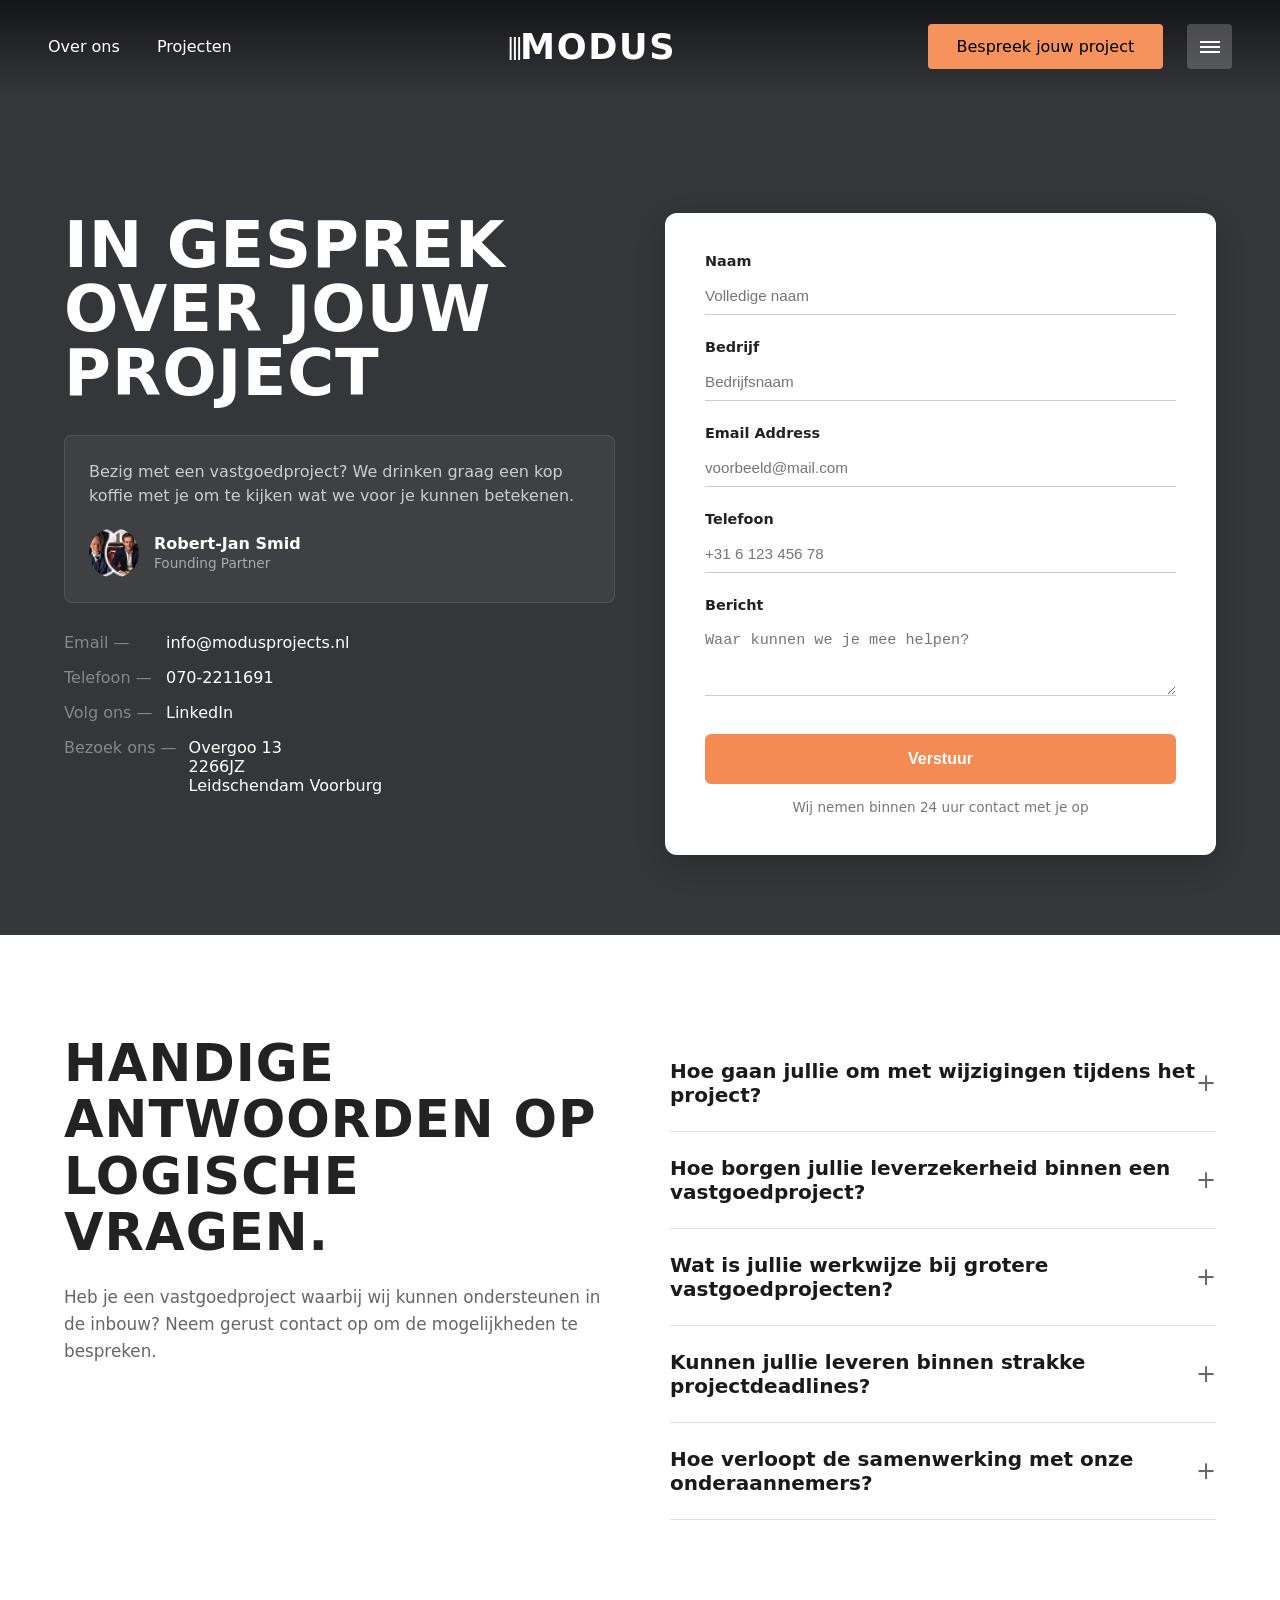
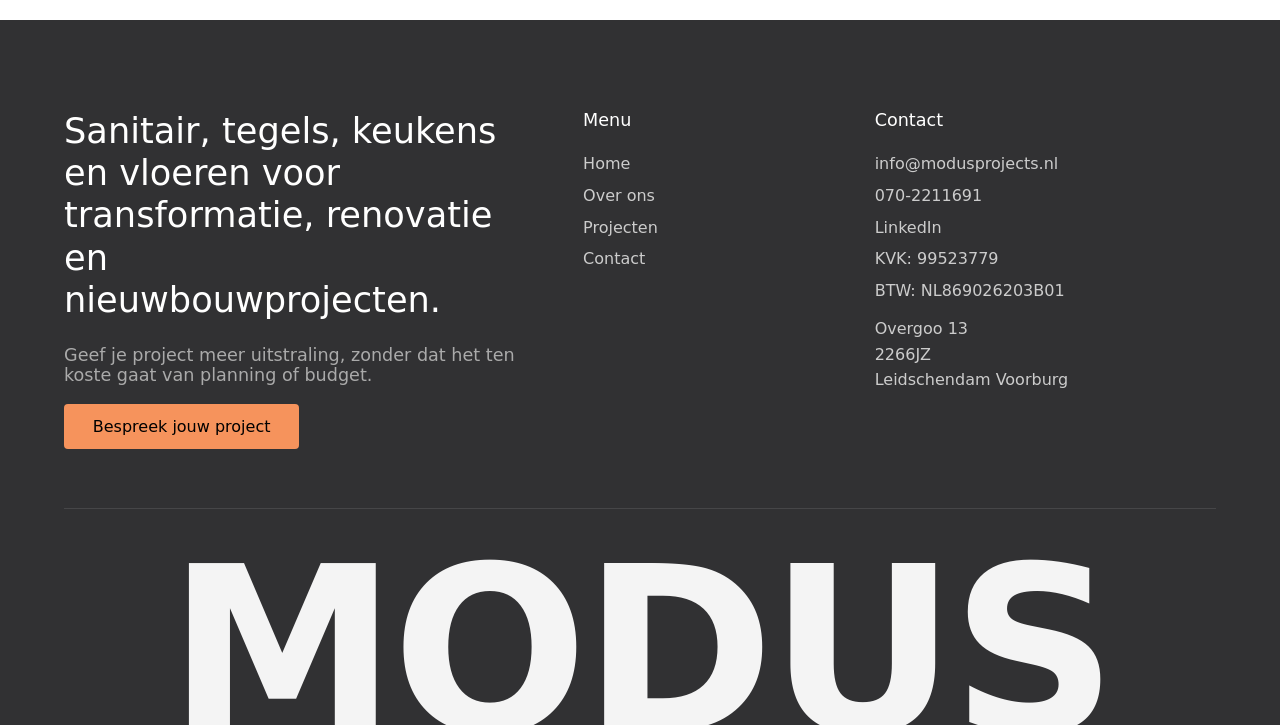
<file: contact.html>
<!DOCTYPE html>
<html lang="nl">

<head>
    <meta charset="UTF-8">
    <meta name="viewport" content="width=device-width, initial-scale=1.0">
    <title>Contact - Modus Projects</title>
    <link rel="stylesheet" href="style.css">
    <style>
        /* Base & Contact Section Styles */
        body {
            background-color: #35363a;
            color: #ffffff;
            margin: 0;
            font-family: system-ui, -apple-system, BlinkMacSystemFont, 'Segoe UI', Roboto, Oxygen, Ubuntu, Cantarell, sans-serif;
        }

        .contact-hero-section {
            padding: 120px 5% 80px;
            background-color: #35363a;
        }

        .contact-container {
            max-width: 1200px;
            margin: 0 auto;
            display: grid;
            grid-template-columns: 1fr 1fr;
            gap: 50px;
            align-items: start;
        }

        /* Left Column Content */
        .contact-left-title {
            font-size: 4rem;
            font-weight: 800;
            line-height: 1;
            text-transform: uppercase;
            letter-spacing: 1px;
            margin-bottom: 30px;
        }

        .contact-card {
            background-color: rgba(255, 255, 255, 0.05);
            border-radius: 8px;
            padding: 24px;
            margin-bottom: 30px;
            border: 1px solid rgba(255, 255, 255, 0.1);
        }

        .contact-card p {
            color: #cccccc;
            font-size: 1rem;
            line-height: 1.5;
            margin-top: 0;
            margin-bottom: 20px;
        }

        .profile-info {
            display: flex;
            align-items: center;
            gap: 15px;
        }

        .profile-info img {
            width: 50px;
            height: 50px;
            border-radius: 50%;
            object-fit: cover;
        }

        .profile-details h4 {
            margin: 0;
            font-size: 1rem;
            font-weight: 700;
            color: #ffffff;
        }

        .profile-details span {
            font-size: 0.85rem;
            color: #aaaaaa;
        }

        .contact-details-list {
            display: flex;
            flex-direction: column;
            gap: 16px;
        }

        .contact-detail-item {
            display: flex;
            align-items: flex-start;
            gap: 12px;
            color: #ffffff;
            font-size: 1rem;
        }

        .contact-detail-item span.label {
            color: #888888;
            min-width: 90px;
        }

        .contact-detail-item a {
            color: #ffffff;
            text-decoration: none;
        }

        .contact-detail-item a:hover {
            text-decoration: underline;
        }

        /* Right Column Form */
        .contact-form-card {
            background-color: #ffffff;
            color: #333333;
            border-radius: 12px;
            padding: 40px;
            box-shadow: 0 10px 30px rgba(0, 0, 0, 0.2);
        }

        .form-group {
            margin-bottom: 24px;
        }

        .form-group label {
            display: block;
            font-size: 0.9rem;
            font-weight: 600;
            margin-bottom: 8px;
            color: #222222;
        }

        .form-group input,
        .form-group textarea {
            width: 100%;
            border: none;
            border-bottom: 1px solid #cccccc;
            padding: 10px 0;
            font-size: 0.95rem;
            outline: none;
            background: transparent;
            box-sizing: border-box;
            transition: border-color 0.3s;
        }

        .form-group input:focus,
        .form-group textarea:focus {
            border-bottom-color: #f48b53;
        }

        .btn-submit {
            width: 100%;
            background-color: #f48b53;
            color: #ffffff;
            border: none;
            padding: 16px;
            border-radius: 6px;
            font-size: 1rem;
            font-weight: 700;
            cursor: pointer;
            transition: background-color 0.3s ease;
            margin-top: 10px;
        }

        .btn-submit:hover {
            background-color: #e07a42;
        }

        .form-notice {
            text-align: center;
            font-size: 0.85rem;
            color: #777777;
            margin-top: 15px;
        }

        /* FAQ Section */
        .faq-section {
            background-color: #ffffff;
            color: #222222;
            padding: 100px 5%;
        }

        .faq-container {
            max-width: 1200px;
            margin: 0 auto;
            display: grid;
            grid-template-columns: 1fr 1fr;
            gap: 60px;
        }

        .faq-left h2 {
            font-size: 3.2rem;
            font-weight: 800;
            line-height: 1.1;
            text-transform: uppercase;
            letter-spacing: 1px;
            margin-top: 0;
            margin-bottom: 24px;
        }

        .faq-left p {
            color: #666666;
            font-size: 1.05rem;
            line-height: 1.6;
        }

        .faq-accordion {
            display: flex;
            flex-direction: column;
        }

        .faq-item {
            border-bottom: 1px solid #e0e0e0;
            padding: 24px 0;
            cursor: pointer;
        }

        .faq-question {
            display: flex;
            justify-content: space-between;
            align-items: center;
            font-size: 1.25rem;
            font-weight: 700;
            color: #1a1a1a;
        }

        .faq-icon {
            font-size: 1.5rem;
            font-weight: 300;
            color: #666666;
        }

        .faq-answer {
            max-height: 0;
            overflow: hidden;
            transition: max-height 0.3s ease, margin-top 0.3s ease;
            color: #555555;
            font-size: 1rem;
            line-height: 1.6;
        }

        .faq-item.active .faq-answer {
            max-height: 200px;
            margin-top: 15px;
        }

        .faq-item.active .faq-icon {
            transform: rotate(45deg);
        }

        /* Dropdown Overlay Matching Projecten Page */
        .menu-overlay {
            position: fixed;
            top: 0;
            left: 0;
            width: 100%;
            height: 86vh;
            background: rgba(0, 0, 0, 0.65);
            backdrop-filter: blur(12px);
            -webkit-backdrop-filter: blur(12px);
            z-index: 1000;
            display: flex;
            flex-direction: column;
            justify-content: center;
            padding-left: 10%;
            opacity: 0;
            pointer-events: none;
            transition: opacity 0.3s ease;
        }

        .menu-overlay.active {
            opacity: 1;
            pointer-events: all;
        }

        .menu-links {
            display: flex;
            flex-direction: column;
            gap: 1.5rem;
            text-align: left;
        }

        .menu-links a {
            color: #ffffff;
            font-size: 2.5rem;
            text-decoration: none;
            font-weight: 600;
            transition: color 0.3s ease;
        }

        .menu-links a:hover,
        .menu-links a.active {
            color: #ffffff;
            text-decoration: underline;
            text-underline-offset: 8px;
        }

        /* Responsiveness */
        @media (max-width: 992px) {

            .contact-container,
            .faq-container {
                grid-template-columns: 1fr;
            }

            .contact-left-title,
            .faq-left h2 {
                font-size: 2.5rem;
            }
        }
    </style>
</head>

<body>

    <!-- Header / Navbar -->
    <nav class="navbar" id="navbar" style="z-index: 1001; position: relative;">
        <div class="nav-left">
            <a href="over-ons.html">Over ons</a>
            <a href="projection.html">Projecten</a>
        </div>
        <div class="nav-center">
            <a href="index.html" style="text-decoration: none; color: inherit;">
                <div class="logo">
                    <span class="logo-icon">|||</span>MODUS
                </div>
            </a>
        </div>
        <div class="nav-right">
            <a href="contact.html" class="btn-primary">Bespreek jouw project</a>
            <button class="menu-btn" id="menu-toggle">
                <span></span>
                <span></span>
                <span></span>
            </button>
        </div>
    </nav>

    <!-- Menu Overlay Dropdown -->
    <div class="menu-overlay" id="menu-overlay">
        <div class="menu-links">
            <a href="index.html">Home</a>
            <a href="projection.html">Projecten</a>
            <a href="over-ons.html">Over ons</a>
            <a href="contact.html" class="active">Contact</a>
        </div>
    </div>

    <main>
        <!-- 1. Contact Form & Info Section -->
        <section class="contact-hero-section">
            <div class="contact-container">

                <!-- Left Side: Title & Info -->
                <div class="contact-left">
                    <h1 class="contact-left-title">In gesprek<br>over jouw<br>project</h1>

                    <div class="contact-card">
                        <p>Bezig met een vastgoedproject? We drinken graag een kop koffie met je om te kijken wat we
                            voor je kunnen betekenen.</p>
                        <div class="profile-info">
                            <img src="assets/projection/03.avif" alt="Robert-Jan Smid">
                            <div class="profile-details">
                                <h4>Robert-Jan Smid</h4>
                                <span>Founding Partner</span>
                            </div>
                        </div>
                    </div>

                    <div class="contact-details-list">
                        <div class="contact-detail-item">
                            <span class="label">Email —</span>
                            <a href="mailto:info@modusprojects.nl">info@modusprojects.nl</a>
                        </div>
                        <div class="contact-detail-item">
                            <span class="label">Telefoon —</span>
                            <a href="tel:0702211691">070-2211691</a>
                        </div>
                        <div class="contact-detail-item">
                            <span class="label">Volg ons —</span>
                            <a href="#">LinkedIn</a>
                        </div>
                        <div class="contact-detail-item">
                            <span class="label">Bezoek ons —</span>
                            <div>
                                Overgoo 13<br>
                                2266JZ<br>
                                Leidschendam Voorburg
                            </div>
                        </div>
                    </div>
                </div>

                <!-- Right Side: Contact Form -->
                <div class="contact-form-card">
                    <form action="#" method="POST">
                        <div class="form-group">
                            <label for="naam">Naam</label>
                            <input type="text" id="naam" name="naam" placeholder="Volledige naam" required>
                        </div>

                        <div class="form-group">
                            <label for="bedrijf">Bedrijf</label>
                            <input type="text" id="bedrijf" name="bedrijf" placeholder="Bedrijfsnaam">
                        </div>

                        <div class="form-group">
                            <label for="email">Email Address</label>
                            <input type="email" id="email" name="email" placeholder="voorbeeld@mail.com" required>
                        </div>

                        <div class="form-group">
                            <label for="telefoon">Telefoon</label>
                            <input type="tel" id="telefoon" name="telefoon" placeholder="+31 6 123 456 78">
                        </div>

                        <div class="form-group">
                            <label for="bericht">Bericht</label>
                            <textarea id="bericht" name="bericht" rows="3"
                                placeholder="Waar kunnen we je mee helpen?"></textarea>
                        </div>

                        <button type="submit" class="btn-submit">Verstuur</button>
                        <p class="form-notice">Wij nemen binnen 24 uur contact met je op</p>
                    </form>
                </div>

            </div>
        </section>

        <!-- 2. FAQ Accordion Section -->
        <section class="faq-section">
            <div class="faq-container">
                <div class="faq-left">
                    <h2>Handige<br>antwoorden op<br>logische vragen.</h2>
                    <p>Heb je een vastgoedproject waarbij wij kunnen ondersteunen in de inbouw? Neem gerust contact op
                        om de mogelijkheden te bespreken.</p>
                </div>

                <div class="faq-accordion">
                    <div class="faq-item">
                        <div class="faq-question">
                            <span>Hoe gaan jullie om met wijzigingen tijdens het project?</span>
                            <span class="faq-icon">+</span>
                        </div>
                        <div class="faq-answer">
                            Wij werken met een flexibele planning en heldere communicatielijnen om eventuele wijzigingen
                            tijdig en transparant door te voeren zonder dat het project vertraging oploopt.
                        </div>
                    </div>

                    <div class="faq-item">
                        <div class="faq-question">
                            <span>Hoe borgen jullie leverzekerheid binnen een vastgoedproject?</span>
                            <span class="faq-icon">+</span>
                        </div>
                        <div class="faq-answer">
                            Door ons uitgebreide netwerk van vaste leveranciers en eigen voorraadbeheer kunnen wij
                            strakke leveringsafspraken en continuïteit garanderen.
                        </div>
                    </div>

                    <div class="faq-item">
                        <div class="faq-question">
                            <span>Wat is jullie werkwijze bij grotere vastgoedprojecten?</span>
                            <span class="faq-icon">+</span>
                        </div>
                        <div class="faq-answer">
                            We wijzen per project een vast aanspreekpunt toe en werken met een helder stappenplan van
                            voorbereiding en inkoop tot de uiteindelijke oplevering.
                        </div>
                    </div>

                    <div class="faq-item">
                        <div class="faq-question">
                            <span>Kunnen jullie leveren binnen strakke projectdeadlines?</span>
                            <span class="faq-icon">+</span>
                        </div>
                        <div class="faq-answer">
                            Ja, onze projectmatige aanpak en strakke regie zorgen ervoor dat we ook bij uitdagende
                            tijdslijnen op tijd opleveren.
                        </div>
                    </div>

                    <div class="faq-item">
                        <div class="faq-question">
                            <span>Hoe verloopt de samenwerking met onze onderaannemers?</span>
                            <span class="faq-icon">+</span>
                        </div>
                        <div class="faq-answer">
                            Wij stemmen de planning en logistiek nauw af met alle betrokken partijen op de bouwplaats om
                            een soepel verloop van de werkzaamheden te waarborgen.
                        </div>
                    </div>
                </div>
            </div>
        </section>
    </main>

    <!-- Footer Section -->
    <footer class="site-footer">
        <div class="footer-top">
            <div class="footer-col footer-col-large">
                <h3>Sanitair, tegels, keukens en vloeren voor<br>transformatie, renovatie en<br>nieuwbouwprojecten.</h3>
                <p>Geef je project meer uitstraling, zonder dat het ten koste gaat van planning of budget.</p>
                <a href="contact.html" class="btn-primary">Bespreek jouw project</a>
            </div>
            <div class="footer-col">
                <h4>Menu</h4>
                <ul>
                    <li><a href="index.html">Home</a></li>
                    <li><a href="over-ons.html">Over ons</a></li>
                    <li><a href="projection.html">Projecten</a></li>
                    <li><a href="contact.html">Contact</a></li>
                </ul>
            </div>
            <div class="footer-col">
                <h4>Contact</h4>
                <ul>
                    <li><a href="mailto:info@modusprojects.nl">info@modusprojects.nl</a></li>
                    <li><a href="tel:0702211691">070-2211691</a></li>
                    <li><a href="#">LinkedIn</a></li>
                    <li>KVK: 99523779</li>
                    <li>BTW: NL869026203B01</li>
                    <li class="address">Overgoo 13<br>2266JZ<br>Leidschendam Voorburg</li>
                </ul>
            </div>
        </div>
        <div class="footer-bottom">
            <h1 class="massive-text">MODUS</h1>
        </div>
    </footer>

    <!-- Scripts for Overlay and Accordion functionality -->
    <script>
        document.addEventListener('DOMContentLoaded', () => {
            // Menu Toggle Script
            const menuToggle = document.getElementById('menu-toggle');
            const menuOverlay = document.getElementById('menu-overlay');

            if (menuToggle && menuOverlay) {
                menuToggle.addEventListener('click', (e) => {
                    e.stopPropagation();
                    menuToggle.classList.toggle('active');
                    menuOverlay.classList.toggle('active');
                });

                const links = menuOverlay.querySelectorAll('a');
                links.forEach(link => {
                    link.addEventListener('click', () => {
                        menuToggle.classList.remove('active');
                        menuOverlay.classList.remove('active');
                    });
                });
            }

            // Accordion Script
            const faqItems = document.querySelectorAll('.faq-item');
            faqItems.forEach(item => {
                item.addEventListener('click', () => {
                    const isActive = item.classList.contains('active');
                    faqItems.forEach(i => i.classList.remove('active'));
                    if (!isActive) {
                        item.classList.add('active');
                    }
                });
            });
        });
    </script>
<script src="scroll.js"></script>
</body>

</html>
</file>
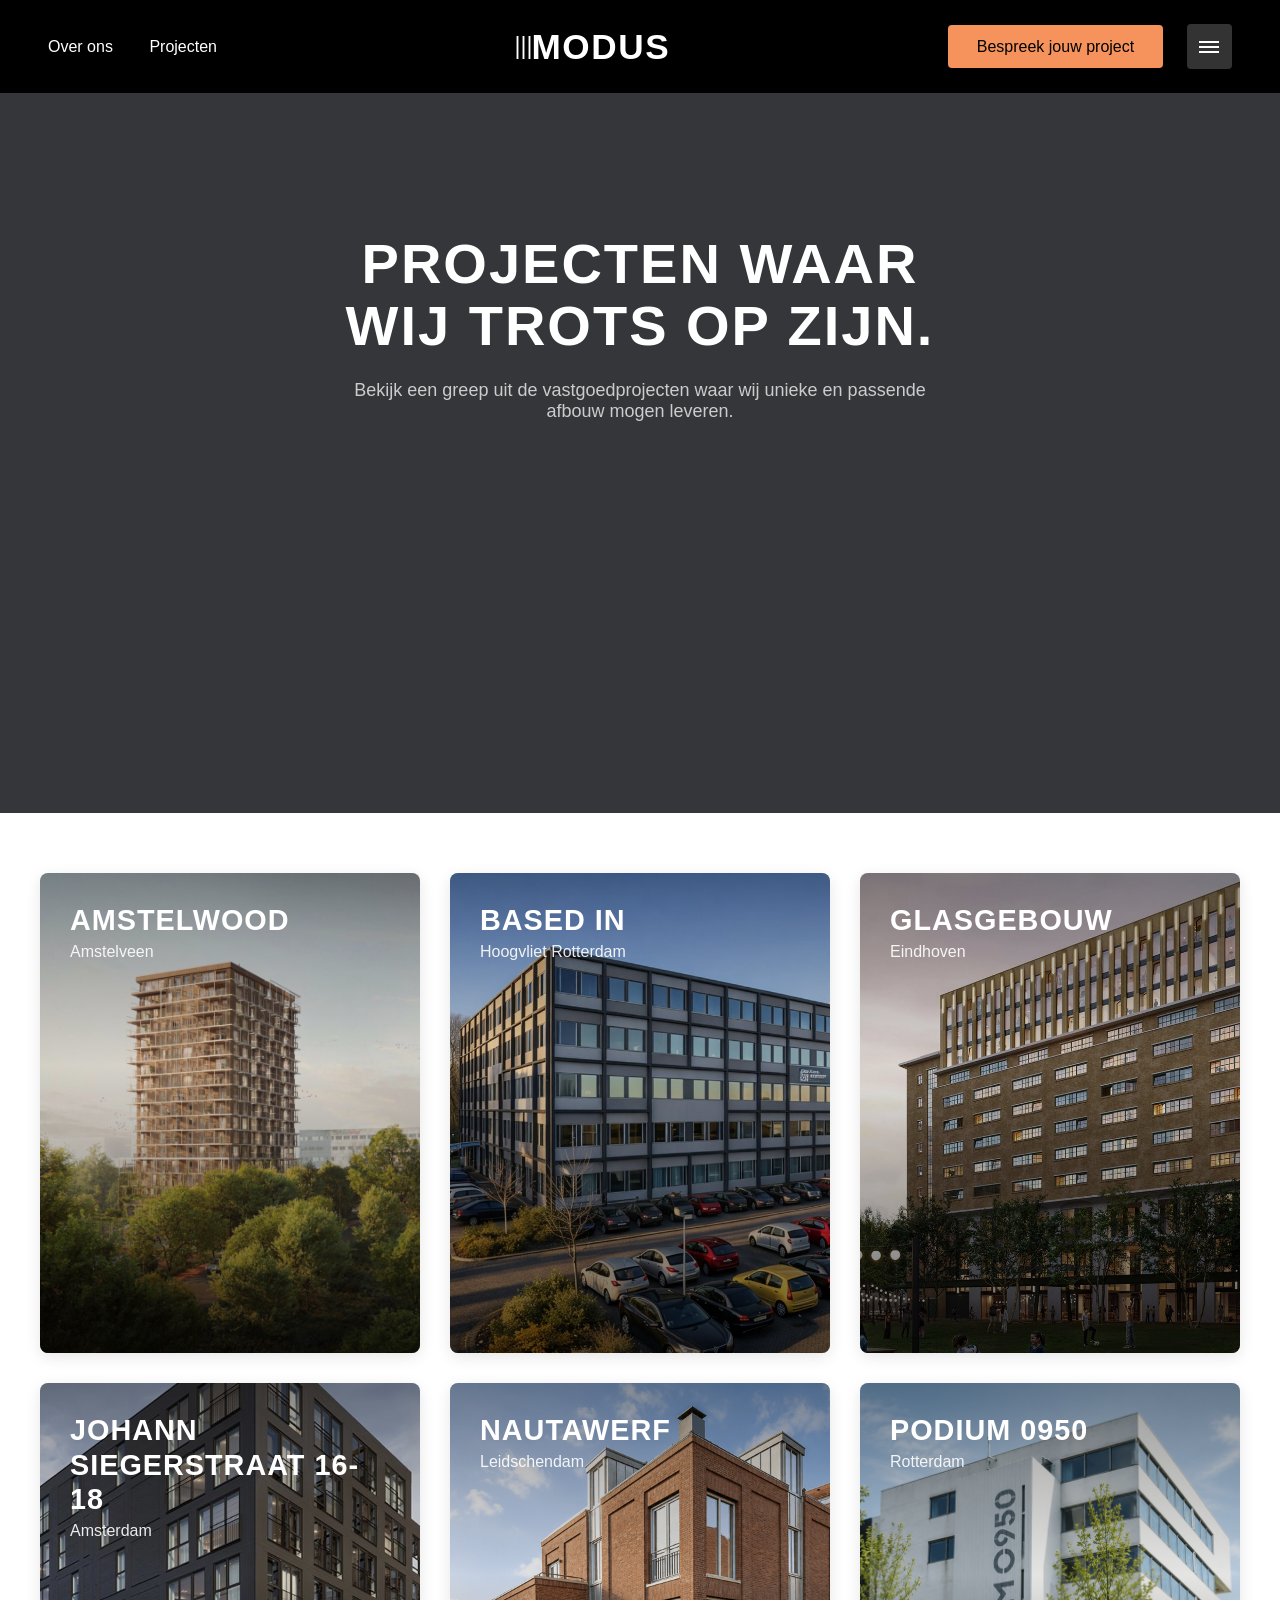
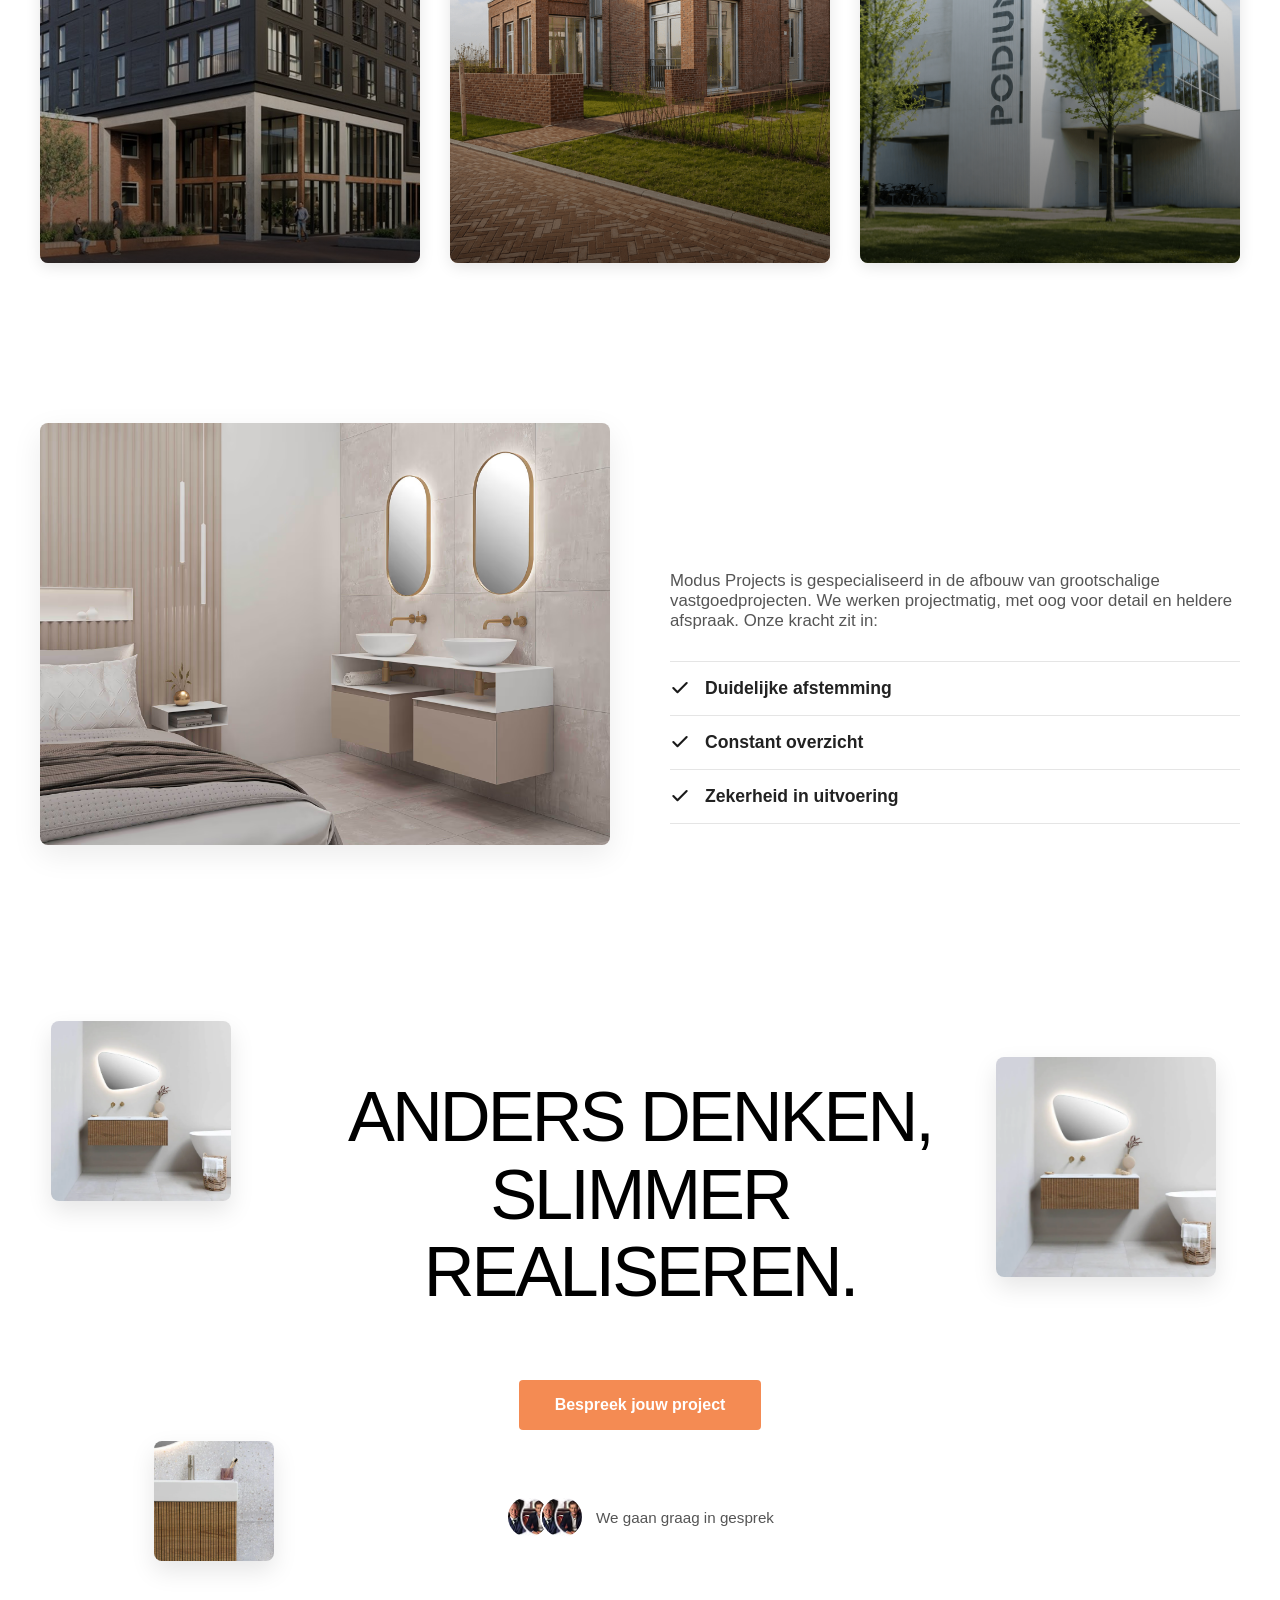
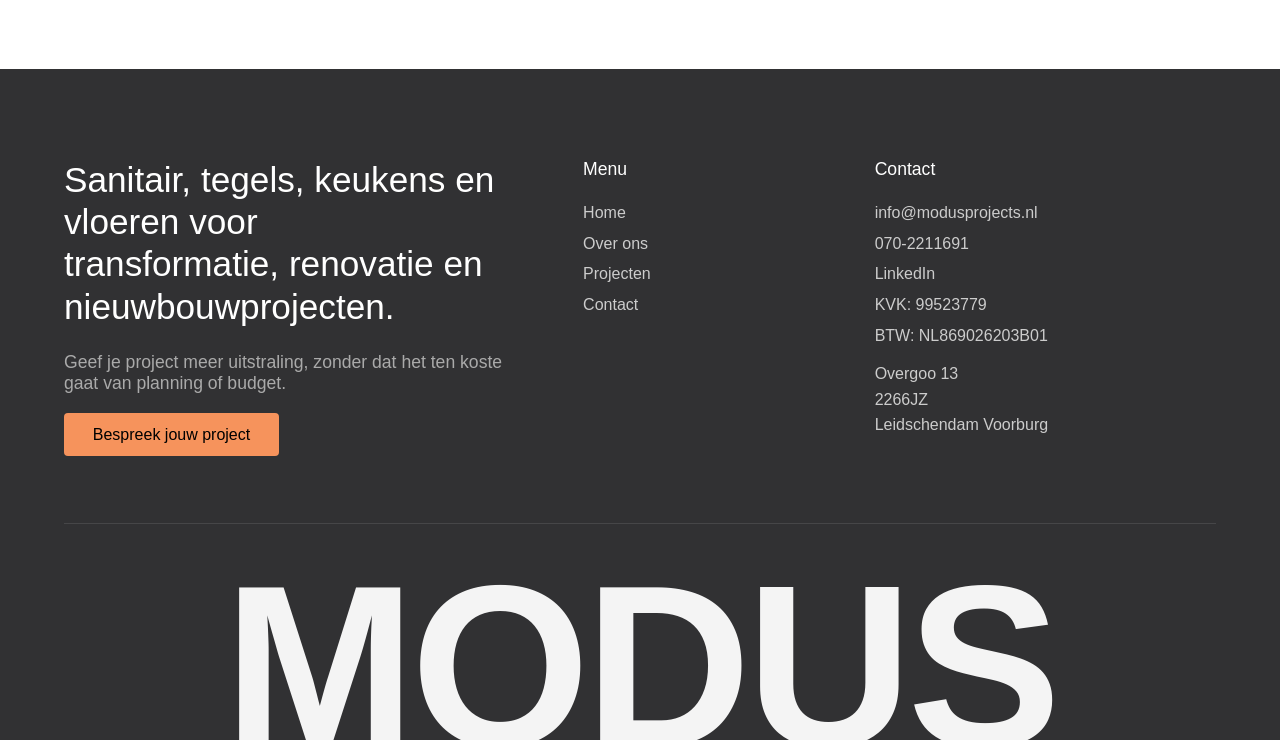
<file: projection.html>
<!DOCTYPE html>
<html lang="nl">

<head>
    <meta charset="UTF-8">
    <meta name="viewport" content="width=device-width, initial-scale=1.0">
    <title>Projecten - Modus Projects</title>
    <link rel="stylesheet" href="style.css">
    <style>
        .hero-section {
            background-color: #35363a;
            color: #ffffff;
            text-align: center;
            padding: 140px 20px 80px;
            min-height: 80vh;
        }

        .hero-title {
            font-size: 3.5rem;
            font-weight: 800;
            letter-spacing: 2px;
            text-transform: uppercase;
            line-height: 1.1;
            margin-bottom: 24px;
        }

        .hero-subtitle {
            font-size: 1.125rem;
            color: #cccccc;
            max-width: 600px;
            margin: 0 auto;
            font-weight: 300;
        }

        /* Projecten Grid Styling */
        .projects-section {
            padding: 60px 20px;
            background-color: #ffffff;
        }

        .projects-grid {
            display: grid;
            grid-template-columns: repeat(3, 1fr);
            gap: 30px;
            max-width: 1200px;
            margin: 0 auto;
        }

        .project-card {
            position: relative;
            border-radius: 8px;
            overflow: hidden;
            height: 480px;
            box-shadow: 0 4px 15px rgba(0, 0, 0, 0.1);
        }

        .project-card img {
            width: 100%;
            height: 100%;
            object-fit: cover;
            display: block;
            transition: transform 0.5s ease;
        }

        .project-card:hover img {
            transform: scale(1.05);
        }

        .project-overlay {
            position: absolute;
            top: 0;
            left: 0;
            width: 100%;
            height: 100%;
            background: linear-gradient(to bottom, rgba(0, 0, 0, 0.4) 0%, rgba(0, 0, 0, 0.1) 40%, rgba(0, 0, 0, 0.6) 100%);
            padding: 30px;
            display: flex;
            flex-direction: column;
            justify-content: flex-start;
            color: #ffffff;
        }

        .project-title {
            font-size: 1.8rem;
            font-weight: 700;
            text-transform: uppercase;
            letter-spacing: 1px;
            line-height: 1.2;
        }

        .project-location {
            font-size: 1rem;
            margin-top: 5px;
            opacity: 0.9;
        }

        /* Partner Section Styling */
        .partner-section {
            padding: 100px 20px;
            background-color: #ffffff;
        }

        .partner-container {
            max-width: 1200px;
            margin: 0 auto;
            display: grid;
            grid-template-columns: 1fr 1fr;
            gap: 60px;
            align-items: center;
        }

        .partner-image img {
            width: 100%;
            border-radius: 8px;
            object-fit: cover;
            box-shadow: 0 10px 30px rgba(0, 0, 0, 0.08);
        }

        .partner-content h2 {
            font-size: 2.8rem;
            font-weight: 800;
            letter-spacing: 1px;
            line-height: 1.1;
            margin-bottom: 24px;
            text-transform: uppercase;
        }

        .partner-content p {
            font-size: 1.05rem;
            color: #555555;
            margin-bottom: 30px;
        }

        .feature-list {
            list-style: none;
        }

        .feature-item {
            display: flex;
            align-items: center;
            padding: 16px 0;
            border-bottom: 1px solid #e5e5e5;
            font-size: 1.1rem;
            font-weight: 600;
            color: #222222;
        }

        .feature-item:first-child {
            border-top: 1px solid #e5e5e5;
        }

        .feature-icon {
            margin-right: 15px;
            color: #1a1a1a;
            display: flex;
            align-items: center;
        }

        /* CTA Section with Floating Images Styling */
        .cta-section {
            position: relative;
            padding: 120px 20px;
            background-color: #ffffff;
            text-align: center;
            overflow: hidden;
        }

        .cta-content {
            position: relative;
            z-index: 2;
            max-width: 700px;
            margin: 0 auto;
        }

        .cta-title {
            font-size: 2.8rem;
            font-weight: 800;
            letter-spacing: 1px;
            text-transform: uppercase;
            line-height: 1.2;
            margin-bottom: 30px;
        }

        .btn-orange {
            display: inline-block;
            background-color: #f48b53;
            color: #ffffff;
            padding: 16px 36px;
            border-radius: 4px;
            text-decoration: none;
            font-weight: 600;
            font-size: 1rem;
            transition: background-color 0.3s ease;
        }

        .btn-orange:hover {
            background-color: #e07a42;
        }

        .cta-profile {
            display: flex;
            align-items: center;
            justify-content: center;
            gap: 12px;
            margin-top: 25px;
        }

        .profile-avatars {
            display: flex;
        }

        .profile-avatars img {
            width: 44px;
            height: 44px;
            border-radius: 50%;
            border: 2px solid #ffffff;
            margin-left: -10px;
            object-fit: cover;
        }

        .profile-avatars img:first-child {
            margin-left: 0;
        }

        .profile-text {
            font-size: 0.95rem;
            color: #555555;
            font-weight: 500;
        }

        .float-img {
            position: absolute;
            border-radius: 8px;
            box-shadow: 0 10px 25px rgba(0, 0, 0, 0.1);
            object-fit: cover;
        }

        .float-img-1 {
            top: 10%;
            left: 4%;
            width: 180px;
            height: 180px;
        }

        .float-img-2 {
            bottom: 15%;
            left: 12%;
            width: 120px;
            height: 120px;
        }

        .float-img-3 {
            top: 15%;
            right: 5%;
            width: 220px;
            height: 220px;
        }

        /* Original Dropdown Styles matching screenshot */
        .menu-overlay {
            position: fixed;
            top: 0;
            left: 0;
            width: 100%;
            height: 86vh;
            background: rgba(0, 0, 0, 0.65);
            backdrop-filter: blur(12px);
            -webkit-backdrop-filter: blur(12px);
            z-index: 1000;
            display: flex;
            flex-direction: column;
            justify-content: center;
            padding-left: 10%;
            opacity: 0;
            pointer-events: none;
            transition: opacity 0.3s ease;
        }

        .menu-overlay.active {
            opacity: 1;
            pointer-events: all;
        }

        .menu-links {
            display: flex;
            flex-direction: column;
            gap: 1.5rem;
            text-align: left;
        }

        .menu-links a {
            color: #ffffff;
            font-size: 2.5rem;
            text-decoration: none;
            font-weight: 400;
            transition: color 0.3s ease;
        }

        .menu-links a:hover,
        .menu-links a.active {
            color: #ffffff;
            text-decoration: underline;
            text-underline-offset: 8px;
        }

        /* Responsive Design */
        @media (max-width: 992px) {
            .projects-grid {
                grid-template-columns: repeat(2, 1fr);
            }

            .partner-container {
                grid-template-columns: 1fr;
            }

            .hero-title,
            .partner-content h2,
            .cta-title {
                font-size: 2.2rem;
            }

            .float-img {
                display: none;
            }
        }

        @media (max-width: 600px) {
            .projects-grid {
                grid-template-columns: 1fr;
            }

            .hero-title {
                font-size: 1.8rem;
            }
        }
    </style>
</head>

<body>

    <nav class="navbar" id="navbar" style="z-index: 1001; position: relative;">
        <div class="nav-left">
            <a href="over-ons.html">Over ons</a>
            <a href="projection.html">Projecten</a>
        </div>
        <div class="nav-center">
            <a href="index.html" style="text-decoration: none; color: inherit;">
                <div class="logo">
                    <span class="logo-icon">|||</span>MODUS
                </div>
            </a>
        </div>
        <div class="nav-right">
            <a href="#contact" class="btn-primary">Bespreek jouw project</a>
            <button class="menu-btn" id="menu-toggle">
                <span></span>
                <span></span>
                <span></span>
            </button>
        </div>
    </nav>

    <!-- Menu Overlay -->
    <div class="menu-overlay" id="menu-overlay">
        <div class="menu-links">
            <a href="index.html">Home</a>
            <a href="projection.html">Projecten</a>
            <a href="over-ons.html">Over ons</a>
            <a href="contact.html">Contact</a>
        </div>
    </div>

    <main>
        <!-- 1. Hero Section -->
        <section class="hero-section">
            <div class="container">
                <h1 class="hero-title">Projecten Waar<br>Wij Trots Op Zijn.</h1>
                <p class="hero-subtitle">
                    Bekijk een greep uit de vastgoedprojecten waar wij unieke en passende afbouw mogen leveren.
                </p>
            </div>
        </section>

        <!-- 2. Projects Grid Section -->
        <section class="projects-section">
            <div class="projects-grid">

                <div class="project-card">
                    <img src="assets/projection/1.jpg" alt="Amstelwood Amstelveen">
                    <div class="project-overlay">
                        <h2 class="project-title">Amstelwood</h2>
                        <p class="project-location">Amstelveen</p>
                    </div>
                </div>

                <div class="project-card">
                    <img src="assets/projection/2.jpg" alt="Based In Hoogvliet Rotterdam">
                    <div class="project-overlay">
                        <h2 class="project-title">Based In</h2>
                        <p class="project-location">Hoogvliet Rotterdam</p>
                    </div>
                </div>

                <div class="project-card">
                    <img src="assets/projection/3.jpg" alt="Glasgebouw Eindhoven">
                    <div class="project-overlay">
                        <h2 class="project-title">Glasgebouw</h2>
                        <p class="project-location">Eindhoven</p>
                    </div>
                </div>

                <div class="project-card">
                    <img src="assets/projection/4.jpg" alt="Johann Siegerstraat Amsterdam">
                    <div class="project-overlay">
                        <h2 class="project-title">Johann Siegerstraat 16-18</h2>
                        <p class="project-location">Amsterdam</p>
                    </div>
                </div>

                <div class="project-card">
                    <img src="assets/projection/5.png" alt="Nautawerf Leidschendam">
                    <div class="project-overlay">
                        <h2 class="project-title">Nautawerf</h2>
                        <p class="project-location">Leidschendam</p>
                    </div>
                </div>

                <div class="project-card">
                    <img src="assets/projection/6.png" alt="Podium 0950 Rotterdam">
                    <div class="project-overlay">
                        <h2 class="project-title">Podium 0950</h2>
                        <p class="project-location">Rotterdam</p>
                    </div>
                </div>

            </div>
        </section>

        <!-- 3. Partner / Trust Section -->
        <section class="partner-section">
            <div class="partner-container">
                <div class="partner-image">
                    <img src="assets/projection/7.avif" alt="Luxe Badkamer Afbouw">
                </div>
                <div class="partner-content">
                    <h2>Een Betrouwbare Projectpartner</h2>
                    <p>
                        Modus Projects is gespecialiseerd in de afbouw van grootschalige vastgoedprojecten.
                        We werken projectmatig, met oog voor detail en heldere afspraak. Onze kracht zit in:
                    </p>
                    <ul class="feature-list">
                        <li class="feature-item">
                            <span class="feature-icon">
                                <svg width="20" height="20" viewBox="0 0 24 24" fill="none" stroke="currentColor"
                                    stroke-width="2.5" stroke-linecap="round" stroke-linejoin="round">
                                    <polyline points="20 6 9 17 4 12"></polyline>
                                </svg>
                            </span>
                            Duidelijke afstemming
                        </li>
                        <li class="feature-item">
                            <span class="feature-icon">
                                <svg width="20" height="20" viewBox="0 0 24 24" fill="none" stroke="currentColor"
                                    stroke-width="2.5" stroke-linecap="round" stroke-linejoin="round">
                                    <polyline points="20 6 9 17 4 12"></polyline>
                                </svg>
                            </span>
                            Constant overzicht
                        </li>
                        <li class="feature-item">
                            <span class="feature-icon">
                                <svg width="20" height="20" viewBox="0 0 24 24" fill="none" stroke="currentColor"
                                    stroke-width="2.5" stroke-linecap="round" stroke-linejoin="round">
                                    <polyline points="20 6 9 17 4 12"></polyline>
                                </svg>
                            </span>
                            Zekerheid in uitvoering
                        </li>
                    </ul>
                </div>
            </div>
        </section>

        <!-- 4. CTA / Floating Gallery Section -->
        <section class="cta-section" id="contact">
            <img src="assets/projection/01.avif" alt="Detail 1" class="float-img float-img-1">
            <img src="assets/projection/02.avif" alt="Detail 2" class="float-img float-img-2">
            <img src="assets/projection/01.avif" alt="Detail 3" class="float-img float-img-3">

            <div class="cta-content">
                <h2 class="cta-title">Anders Denken,<br>Slimmer Realiseren.</h2>
                <a href="mailto:info@modusprojects.nl" class="btn-orange">Bespreek jouw project</a>

                <div class="cta-profile">
                    <div class="profile-avatars">
                        <img src="assets/projection/03.avif" alt="Team Member">
                        <img src="assets/projection/03.avif" alt="Team Member">
                    </div>
                    <span class="profile-text">We gaan graag in gesprek</span>
                </div>
            </div>
        </section>
    </main>

    <!-- Footer Section -->
    <footer class="site-footer">
        <div class="footer-top">
            <div class="footer-col footer-col-large">
                <h3>Sanitair, tegels, keukens en vloeren voor<br>transformatie, renovatie en<br>nieuwbouwprojecten.</h3>
                <p>Geef je project meer uitstraling, zonder dat het ten koste gaat van planning of budget.</p>
                <a href="#contact" class="btn-primary">Bespreek jouw project</a>
            </div>
            <div class="footer-col">
                <h4>Menu</h4>
                <ul>
                    <li><a href="index.html">Home</a></li>
                    <li><a href="over-ons.html">Over ons</a></li>
                    <li><a href="projection.html">Projecten</a></li>
                    <li><a href="#contact">Contact</a></li>
                </ul>
            </div>
            <div class="footer-col">
                <h4>Contact</h4>
                <ul>
                    <li><a href="mailto:info@modusprojects.nl">info@modusprojects.nl</a></li>
                    <li><a href="tel:0702211691">070-2211691</a></li>
                    <li><a href="#">LinkedIn</a></li>
                    <li>KVK: 99523779</li>
                    <li>BTW: NL869026203B01</li>
                    <li class="address">Overgoo 13<br>2266JZ<br>Leidschendam Voorburg</li>
                </ul>
            </div>
        </div>
        <div class="footer-bottom">
            <h1 class="massive-text">MODUS</h1>
        </div>
    </footer>

    <!-- Script to toggle overlay and button state -->
    <script>
        document.addEventListener('DOMContentLoaded', () => {
            const menuToggle = document.getElementById('menu-toggle');
            const menuOverlay = document.getElementById('menu-overlay');

            if (menuToggle && menuOverlay) {
                menuToggle.addEventListener('click', (e) => {
                    e.stopPropagation();
                    menuToggle.classList.toggle('active');
                    menuOverlay.classList.toggle('active');
                });

                const links = menuOverlay.querySelectorAll('a');
                links.forEach(link => {
                    link.addEventListener('click', () => {
                        menuToggle.classList.remove('active');
                        menuOverlay.classList.remove('active');
                    });
                });
            }
        });
    </script>
<script src="scroll.js"></script>
</body>

</html>
</file>
<file: style.css>
* {
    margin: 0;
    padding: 0;
    box-sizing: border-box;
}

body {
    background-color: #000000;
    color: #ffffff;
    font-family: 'Inter', sans-serif;
    overflow-x: hidden;
    /* Smooth scroll behavior */
    scroll-behavior: smooth;
}

/* Navbar */
.navbar {
    position: fixed;
    top: 0;
    left: 0;
    width: 100%;
    display: flex;
    justify-content: space-between;
    align-items: center;
    padding: 1.5rem 3rem;
    z-index: 100;
    background: linear-gradient(to bottom, rgba(0, 0, 0, 0.6) 0%, transparent 100%);
    transition: background 0.3s ease, border-bottom 0.3s ease;
}

.navbar.active {
    background: transparent;
    border-bottom: 1px solid rgba(255, 255, 255, 0.2);
}

.nav-left a {
    color: #fff;
    text-decoration: none;
    margin-right: 2rem;
    font-size: 1rem;
}

.nav-center .logo {
    font-size: 2.2rem;
    font-weight: 800;
    letter-spacing: 0.1rem;
    display: flex;
    align-items: center;
    gap: 0.3rem;
}

.logo-icon {
    letter-spacing: -12px;
    font-weight: 100;
    font-size: 23px;
}

.nav-right {
    display: flex;
    align-items: center;
    gap: 1.5rem;
}

.btn-primary {
    background-color: #f6935c;
    color: black;
    padding: 0.8rem 1.8rem;
    text-decoration: none;
    font-weight: 100;
    border-radius: 4px;
    transition: opacity 0.3s ease;
}

.btn-primary:hover {
    opacity: 0.9;
}

.menu-btn {
    background: rgba(255, 255, 255, 0.2);
    border: none;
    width: 45px;
    height: 45px;
    display: flex;
    flex-direction: column;
    justify-content: center;
    align-items: center;
    gap: 3px;
    cursor: pointer;
    border-radius: 4px;
    z-index: 101;
    position: relative;
    transition: background 0.3s;
}

.menu-btn:hover {
    background: rgba(255, 255, 255, 0.3);
}

.menu-btn span {
    display: block;
    width: 20px;
    height: 2px;
    background-color: #fff;
    transition: 0.3s ease;
}

.menu-btn.active span:nth-child(1) {
    transform: translateY(5px) rotate(45deg);
}

.menu-btn.active span:nth-child(2) {
    opacity: 0;
}

.menu-btn.active span:nth-child(3) {
    transform: translateY(-5px) rotate(-45deg);
}

/* Menu Overlay */
.menu-overlay {
    position: fixed;
    top: 0;
    left: 0;
    width: 95vw;
    height: 86vh;
    background: rgba(0, 0, 0, 0.4);
    backdrop-filter: blur(10px);
    -webkit-backdrop-filter: blur(10px);
    z-index: 90;
    display: flex;
    flex-direction: column;
    justify-content: center;
    padding-left: 5vw;
    opacity: 0;
    pointer-events: none;
    transition: opacity 0.4s ease;
    left: 2rem;
}

.menu-overlay.active {
    opacity: 1;
    pointer-events: all;
}

.menu-links {
    display: flex;
    flex-direction: column;
    gap: 1.5rem;
    font-size: 2rem;
    margin-top: 3rem;
}

.menu-links a {
    color: #fff;
    text-decoration: none;
    font-size: 2rem;
    font-weight: 500;
    opacity: 0.8;
    transition: opacity 0.3s;
}

.menu-links a:hover,
.menu-links a.active {
    opacity: 1;
    text-decoration: underline;
}

/* Hero Content */
.hero-content {
    position: fixed;
    top: 50%;
    left: 5vw;
    transform: translateY(-50%);
    z-index: 10;
    max-width: 80vw;
    pointer-events: none;
}

.hero-content h1 {
    font-size: 7vw;
    font-weight: 500;
    line-height: 1.1;
    letter-spacing: -9px;
    margin-bottom: 2rem;
    text-shadow: 0 4px 20px rgba(0, 0, 0, 0.5);
    text-transform: uppercase;
    margin-top: 8rem;
}

.hero-content p {
    font-size: 1.3rem;
    font-weight: 400;
    line-height: 1.6;
    max-width: 600px;
    margin-bottom: 2rem;
    text-shadow: 0 2px 10px rgba(0, 0, 0, 0.5);
}

.scroll-arrow {
    font-size: 2rem;
    animation: bounce 2s infinite;
}

@keyframes bounce {

    0%,
    20%,
    50%,
    80%,
    100% {
        transform: translateY(0);
    }

    40% {
        transform: translateY(10px);
    }

    60% {
        transform: translateY(5px);
    }
}

canvas#sequence-canvas {
    position: fixed;
    top: 0;
    left: 0;
    width: 100vw;
    height: 100vh;
    z-index: 1;
    background-color: #000000;
}

.spacer {
    /* Set the total scrollable height - adjusts the playback speed */
    height: 400vh;
    width: 100%;
}

/* White Info Section */
.info-section {
    position: relative;
    background-color: #ffffff;
    color: #000000;
    min-height: 100vh;
    padding: 15vh 10vw;
    text-align: center;
    z-index: 10; /* Ensures it scrolls over the fixed canvas sequence */
    display: flex;
    justify-content: center;
    align-items: center;
    overflow: hidden; /* Prevent trail images from causing horizontal scroll */
}

.info-content {
    position: relative;
    z-index: 60; /* Higher than trail images so text is readable */
    pointer-events: none; /* Let mouse move events pass through to section */
}

.info-title {
    font-size: 5vw;
    font-weight: 500;
    line-height: 1.1;
    letter-spacing: -4px;
    margin-bottom: 2rem;
}

.info-desc {
    font-size: 1.3rem;
    font-weight: 400;
    line-height: 1.8;
    max-width: 800px;
    margin: 0 auto;
}

/* Trail Images */
.trail-container {
    position: absolute;
    top: 0;
    left: 0;
    width: 100%;
    height: 100%;
    pointer-events: none;
    z-index: 50; /* Under text, above background */
}

.trail-image {
    position: absolute;
    top: 0;
    left: 0;
    width: clamp(120px, 12vw, 220px);
    height: auto;
    object-fit: cover;
    pointer-events: none;
    box-shadow: 0 10px 30px rgba(0,0,0,0.2);
    /* Image will be centered on cursor via GSAP */
}

/* Global Section Styles */
.section-dark {
    background-color: #313133;
    color: #ffffff;
    position: relative;
    z-index: 20;
}

.section-light {
    background-color: #ffffff;
    color: #000000;
    position: relative;
    z-index: 20;
}

/* Services Section */
.services-section {
    display: flex;
    flex-direction: row;
    padding: 10vh 5vw;
    gap: 4rem;
}

.services-left {
    flex: 1;
}

.services-left h2 {
    font-size: 4.5vw;
    font-weight: 500;
    line-height: 1.1;
    margin-bottom: 2rem;
    letter-spacing: -2px;
}

.services-left p {
    font-size: 1.2rem;
    line-height: 1.6;
    color: #cccccc;
}

.services-right {
    flex: 1;
    display: flex;
    flex-direction: column;
}

.service-item {
    display: flex;
    align-items: center;
    border-bottom: 1px solid rgba(255,255,255,0.2);
    padding: 2rem 0;
    gap: 2rem;
}

.service-item:first-child {
    border-top: 1px solid rgba(255,255,255,0.2);
}

.service-item img {
    width: 200px;
    height: 150px;
    object-fit: cover;
    border-radius: 8px;
}

.service-info {
    display: flex;
    align-items: center;
    justify-content: space-between;
    flex: 1;
}

.service-info h3 {
    font-size: 2.5rem;
    font-weight: 400;
    letter-spacing: 1px;
}

.plus-btn {
    width: 40px;
    height: 40px;
    border-radius: 50%;
    border: none;
    color: #fff;
    font-size: 1.5rem;
    cursor: pointer;
    display: flex;
    justify-content: center;
    align-items: center;
}

.btn-orange {
    background-color: #f6935c;
}

.btn-dark {
    background-color: #4a4a4d;
}

/* Standards Section */
.standards-section {
    padding: 15vh 5vw;
}

.centered-title {
    text-align: center;
    font-size: 5vw;
    font-weight: 500;
    line-height: 1.1;
    letter-spacing: -3px;
    margin-bottom: 4rem;
}

.cards-container {
    display: grid;
    grid-template-columns: repeat(3, 1fr);
    gap: 2rem;
}

.card {
    padding: 2.5rem;
    min-height: 400px;
    display: flex;
    flex-direction: column;
    position: relative;
    border-radius: 4px;
}

.card h3 {
    font-size: 2rem;
    font-weight: 500;
    margin-bottom: 1.5rem;
}

.card p {
    font-size: 1rem;
    line-height: 1.6;
    opacity: 0.9;
}

.card-number {
    position: absolute;
    bottom: 2rem;
    right: 2rem;
    font-size: 3rem;
    font-weight: 300;
    opacity: 0.8;
}

.card-dark {
    background-color: #3f3f42;
    color: #ffffff;
}

.card-grey {
    background-color: #899396;
    color: #ffffff;
}

.card-orange {
    background-color: #fba672;
    color: #ffffff;
}

/* Split Section */
.split-section {
    display: flex;
    flex-direction: row;
    min-height: 80vh;
}

.split-left {
    flex: 1;
    padding: 10vh 5vw;
    display: flex;
    flex-direction: column;
    justify-content: center;
}

.split-left h2 {
    font-size: 4.5vw;
    font-weight: 500;
    line-height: 1.1;
    letter-spacing: -2px;
    margin-bottom: 2rem;
}

.split-left p {
    font-size: 1.1rem;
    line-height: 1.6;
    max-width: 90%;
    color: #333;
}

.split-right {
    flex: 1;
}

/* Projects Carousel Section */
.projects-carousel-section {
    padding: 10vh 0 5vh 0; /* No side padding to allow full bleed */
    display: flex;
    flex-direction: column;
    align-items: center;
    overflow: hidden;
}

.carousel-header {
    text-align: center;
    margin-bottom: 4rem;
    padding: 0 5vw;
}

.carousel-header h2 {
    font-size: 4.5vw;
    font-weight: 500;
    line-height: 1.1;
    letter-spacing: -2px;
    margin-bottom: 1.5rem;
}

.carousel-header p {
    font-size: 1.2rem;
    line-height: 1.6;
    color: #cccccc;
}

.carousel-wrapper {
    width: 100%;
    overflow: hidden;
    padding: 0 2vw; /* Slight padding on edges */
}

.carousel-track {
    display: flex;
    gap: 1.5rem;
    transition: transform 0.5s cubic-bezier(0.25, 1, 0.5, 1);
}

.carousel-slide {
    position: relative;
    flex: 0 0 calc(60% - 1.5rem); /* Active slide width */
    height: 60vh;
    border-radius: 8px;
    overflow: hidden;
    transition: all 0.5s cubic-bezier(0.25, 1, 0.5, 1);
    opacity: 0.5;
    transform: scale(0.9);
}

/* Make non-active slides narrower */
.carousel-slide:not(.active) {
    flex: 0 0 calc(20% - 1.5rem);
}

.carousel-slide.active {
    opacity: 1;
    transform: scale(1);
}

.carousel-slide img {
    width: 100%;
    height: 100%;
    object-fit: cover;
}

.slide-info {
    position: absolute;
    bottom: 2rem;
    left: 2rem;
    color: #ffffff;
    opacity: 0;
    transform: translateY(20px);
    transition: all 0.4s ease;
    transition-delay: 0.2s;
    text-shadow: 0 2px 10px rgba(0,0,0,0.5);
}

.carousel-slide.active .slide-info {
    opacity: 1;
    transform: translateY(0);
}

.slide-info h3 {
    font-size: 3rem;
    font-weight: 500;
    margin-bottom: 0.5rem;
}

.slide-info p {
    font-size: 1.2rem;
}

.carousel-controls {
    display: flex;
    gap: 1rem;
    margin-top: 3rem;
}

.carousel-btn {
    width: 60px;
    height: 60px;
    border-radius: 4px;
    border: none;
    background-color: #4a4a4d;
    color: #ffffff;
    font-size: 1.5rem;
    cursor: pointer;
    display: flex;
    justify-content: center;
    align-items: center;
    transition: background-color 0.3s ease;
}

.carousel-btn:hover {
    background-color: #f6935c;
}

/* Partner Section */
.partner-section {
    display: flex;
    padding: 10vh 5vw;
    gap: 5rem;
    align-items: center;
}

.partner-left {
    flex: 1;
}

.partner-left img {
    width: 100%;
    height: auto;
    border-radius: 8px;
    object-fit: cover;
}

.partner-right {
    flex: 1;
}

.partner-right h2 {
    font-size: 4.5vw;
    font-weight: 500;
    line-height: 1.1;
    letter-spacing: -2px;
    margin-bottom: 2rem;
}

.partner-right p {
    font-size: 1.2rem;
    line-height: 1.6;
    color: #444444;
    margin-bottom: 2.5rem;
}

.partner-checklist {
    list-style: none;
    padding: 0;
}

.partner-checklist li {
    font-size: 1.3rem;
    padding: 1.2rem 0;
    border-bottom: 1px solid #e0e0e0;
    display: flex;
    align-items: center;
    gap: 1rem;
}

.check-icon {
    font-weight: bold;
    color: #000;
}

/* CTA Section */
.cta-section {
    position: relative;
    padding: 20vh 5vw;
    display: flex;
    justify-content: center;
    align-items: center;
    text-align: center;
    overflow: hidden;
    min-height: 80vh;
}

.cta-content {
    position: relative;
    z-index: 10;
    display: flex;
    flex-direction: column;
    align-items: center;
    gap: 2.5rem;
    max-width: 60%;
    margin-right: 15vw; /* Shift the content a bit to the left to balance the large right image */
}

.cta-content h2 {
    font-size: 5.5vw;
    font-weight: 500;
    line-height: 1.1;
    letter-spacing: -3px;
    color: #000;
}

.cta-btn {
    padding: 1.2rem 3rem;
    font-size: 1.1rem;
    background-color: #f6935c;
    color: #000;
    border-radius: 4px;
    text-decoration: none;
    font-weight: 500;
}

.cta-avatars {
    display: flex;
    flex-direction: column;
    align-items: center;
    gap: 0.8rem;
    margin-top: 1rem;
}

.avatar-group {
    display: flex;
}

.avatar-group img {
    width: 50px;
    height: 50px;
    border-radius: 50%;
    object-fit: cover;
    border: 3px solid #ffffff;
    margin-left: -15px;
}

.avatar-group img:first-child {
    margin-left: 0;
}

.cta-avatars span {
    font-size: 1rem;
    color: #666;
}

/* Floating Images */
.floating-img {
    position: absolute;
    border-radius: 12px;
    object-fit: cover;
    box-shadow: 0 15px 40px rgba(0,0,0,0.1);
}

.float-left-1 {
    width: 150px;
    height: 350px;
    left: -50px; /* Partially off-screen on the left */
    top: 50%;
    transform: translateY(-50%);
}

.float-left-2 {
    /* Center-right shower head */
    width: 250px;
    height: 250px;
    right: 25vw;
    top: 25%;
}

.float-right-1 {
    /* Far right tall bathroom interior */
    width: 280px;
    height: 500px;
    right: -20px; /* Partially off-screen or flush with right edge */
    top: 50%;
    transform: translateY(-50%);
}

/* Site Footer */
.site-footer {
    background-color: #313133;
    color: #ffffff;
    padding: 10vh 5vw 0 5vw;
    position: relative;
    z-index: 20;
}

.footer-top {
    display: grid;
    grid-template-columns: 2fr 1fr 1.5fr;
    gap: 4rem;
    padding-bottom: 8vh;
}

.footer-col-large h3 {
    font-size: 2.2rem;
    font-weight: 400;
    line-height: 1.2;
    margin-bottom: 1.5rem;
}

.footer-col-large p {
    font-size: 1.1rem;
    color: #aaaaaa;
    margin-bottom: 2rem;
}

.footer-col h4 {
    font-size: 1.1rem;
    font-weight: 500;
    margin-bottom: 1.5rem;
    color: #ffffff;
}

.footer-col ul {
    list-style: none;
    padding: 0;
}

.footer-col ul li {
    margin-bottom: 0.8rem;
    font-size: 1rem;
    color: #cccccc;
}

.footer-col ul li a {
    color: #cccccc;
    text-decoration: none;
    transition: color 0.3s;
}

.footer-col ul li a:hover {
    color: #ffffff;
}

.address {
    line-height: 1.6;
    margin-top: 1rem;
}

.footer-bottom {
    border-top: 1px solid rgba(255,255,255,0.1);
    padding-top: 2rem;
    overflow: hidden;
    text-align: center;
}

.massive-text {
    font-size: 18vw;
    font-weight: 800;
    line-height: 0.8;
    letter-spacing: -5px;
    color: rgba(255, 255, 255, 0.95);
    margin: 0;
    transform: translateY(10%);
}

/* Over Ons Page Specific */
.over-ons-page {
    background-color: #f2f2f2; /* Light grey/white background as in screenshot */
    color: #000000;
}

.over-ons-page .navbar {
    background: linear-gradient(to bottom, rgba(0, 0, 0, 0.5) 0%, transparent 100%);
    border-bottom: none;
}

.over-ons-hero {
    min-height: 90vh;
    display: flex;
    justify-content: center;
    align-items: center;
    text-align: center;
    padding: 20vh 5vw 10vh 5vw;
}

.over-ons-hero-text h1 {
    font-size: 8vw;
    font-weight: 500;
    line-height: 1.05;
    letter-spacing: -4px;
    margin-bottom: 2rem;
    color: #000000;
}

.over-ons-hero-text p {
    font-size: 1.3rem;
    line-height: 1.6;
    color: #555555;
    max-width: 800px;
    margin: 0 auto;
}

.over-ons-sequence {
    position: relative;
    padding: 0 5vw;
    margin-bottom: 10vh;
}

.over-ons-spacer {
    height: 300vh; /* Space to scroll through the 180 frames */
}

.over-ons-canvas-wrapper {
    position: absolute;
    top: 0;
    left: 5vw;
    right: 5vw;
    height: 80vh;
    overflow: hidden;
    border-radius: 8px; /* Optional, nice touch */
}

#over-ons-canvas {
    width: 100%;
    height: 100%;
    object-fit: cover;
    display: block;
}

/* Brands Scroller Section */
.brands-section {
    padding: 10vh 5vw;
    background-color: #ffffff;
    overflow: hidden;
}

.brands-title {
    text-align: center;
    font-size: 1.5rem;
    font-weight: 500;
    color: #333;
    margin-bottom: 4rem;
}

.brands-scroller {
    width: 100%;
    overflow: hidden;
    margin-bottom: 3rem;
    /* Optional: add a mask to fade out edges */
    mask-image: linear-gradient(to right, transparent, black 10%, black 90%, transparent);
    -webkit-mask-image: linear-gradient(to right, transparent, black 10%, black 90%, transparent);
}

@keyframes scrollBrands {
    0% { transform: translateX(0); }
    /* Shift by exactly half the track width plus half a gap to perfectly loop the 7 items */
    100% { transform: translateX(calc(-50% - 1rem)); } 
}

.brands-track {
    display: flex;
    gap: 2rem;
    width: max-content;
    animation: scrollBrands 20s linear infinite;
}

.brands-track:hover {
    animation-play-state: paused;
}

.brand-item {
    width: 250px;
    height: 150px;
    display: flex;
    justify-content: center;
    align-items: center;
    border: 1px solid #e0e0e0;
    border-radius: 8px;
    padding: 2rem;
    background-color: #fff;
    flex-shrink: 0;
}

.brand-item img {
    max-width: 100%;
    max-height: 100%;
    object-fit: contain;
    filter: grayscale(100%);
    opacity: 0.7;
    transition: all 0.3s ease;
}

.brand-item:hover img {
    filter: grayscale(0%);
    opacity: 1;
}

/* Timeline Ruler */
.timeline-ruler {
    position: relative;
    width: 100%;
    height: 40px;
    display: flex;
    align-items: center;
}

.ruler-line {
    position: absolute;
    top: 50%;
    left: 0;
    width: 100%;
    height: 1px;
    background-color: #e0e0e0;
    z-index: 1;
}

.ruler-ticks {
    position: relative;
    z-index: 2;
    width: 100%;
    display: flex;
    justify-content: space-between;
    align-items: center;
}

.tick {
    width: 2px;
    height: 15px;
    background-color: #e0e0e0;
}

.tick-orange {
    height: 25px;
    background-color: #f6935c;
}

/* Team Sections */
.team-section {
    display: flex;
    min-height: 80vh;
    background-color: #333333;
    color: #ffffff;
}

.team-left {
    flex: 1;
    padding: 10vh 5vw;
    display: flex;
    align-items: flex-start;
}

.team-headline {
    font-size: 5vw;
    line-height: 1.1;
    font-weight: 500;
    letter-spacing: -2px;
    text-transform: uppercase;
    margin: 0;
}

.team-right {
    flex: 1;
    padding: 10vh 5vw;
    display: flex;
    flex-direction: column;
    justify-content: space-between;
}

.team-intro {
    font-size: 1.2rem;
    line-height: 1.6;
    color: #b0b0b0;
    max-width: 500px;
    margin-bottom: 4rem;
}

.team-card {
    max-width: 400px;
}

.team-image-wrapper {
    width: 100%;
    margin-bottom: 2rem;
    background-color: #f0f0f0;
    aspect-ratio: 4 / 5;
    border-radius: 4px;
    overflow: hidden;
}

.team-image-wrapper img {
    width: 100%;
    height: 100%;
    object-fit: cover;
}

.team-card h3 {
    font-size: 2rem;
    margin-bottom: 1rem;
    text-transform: uppercase;
    font-weight: 500;
    letter-spacing: -1px;
}

.team-card p {
    color: #b0b0b0;
    line-height: 1.6;
    font-size: 1rem;
}

.team-section-stripes {
    background-color: #3a3a3a; /* Slightly different shade or just keep same */
}

.team-stripes {
    display: flex;
    padding: 0;
    height: 100%;
}

.stripe {
    flex: 1;
    height: 100%;
}

.stripe-orange {
    background-color: #d19a71; /* Desaturated orange matching screenshot */
}

.stripe-dark {
    background-color: #2b2b2b;
}

/* Modus Operandi Title */
.modus-title-section {
    padding: 15vh 5vw 5vh 5vw;
    background-color: #ffffff;
    text-align: center;
}

.massive-title {
    font-size: 10vw;
    line-height: 1;
    font-weight: 500;
    letter-spacing: -4px;
    color: #000000;
    text-transform: uppercase;
    margin: 0;
}

/* Modus Operandi Interactive Section */
.operandi-section {
    display: flex;
    min-height: 90vh;
    background-color: #ffffff;
    padding: 0 5vw 10vh 5vw;
    gap: 4rem;
}

.operandi-left {
    flex: 1;
    display: flex;
    align-items: center;
}

.operandi-left img {
    width: 100%;
    height: 70vh;
    object-fit: cover;
    border-radius: 8px;
    box-shadow: 0 10px 30px rgba(0,0,0,0.1);
    transition: opacity 0.3s ease;
}

.operandi-right {
    flex: 1;
    display: flex;
    align-items: center;
}

.operandi-tabs {
    width: 100%;
    max-width: 600px;
}

.operandi-tab {
    margin-bottom: 2rem;
    cursor: pointer;
}

.tab-header {
    display: flex;
    align-items: center;
    gap: 1rem;
    margin-bottom: 1rem;
}

.tab-indicator {
    width: 30px;
    height: 30px;
    border-radius: 50%;
    border: 2px solid transparent;
    transition: all 0.3s ease;
}

.operandi-tab h3 {
    font-size: 3rem;
    font-weight: 500;
    letter-spacing: -2px;
    color: #d0d0d0;
    text-transform: uppercase;
    margin: 0;
    transition: color 0.3s ease;
}

.tab-content {
    max-height: 0;
    overflow: hidden;
    opacity: 0;
    transition: all 0.4s ease;
    padding-left: calc(30px + 1rem); /* Align with text */
    border-left: 2px solid #f6935c;
    margin-left: 15px; /* center of indicator */
}

.tab-content p {
    color: #555;
    line-height: 1.6;
    margin: 0;
    padding: 1rem 0;
}

/* Active State */
.operandi-tab.active .tab-indicator {
    border-color: #000000;
    /* Optional: add a tiny inner dot or pie chart effect like screenshot */
    background: conic-gradient(black 0deg, black 90deg, transparent 90deg);
}

.operandi-tab.active h3 {
    color: #000000;
}

.operandi-tab.active .tab-content {
    max-height: 500px;
    opacity: 1;
}

.operandi-tab:not(.active):hover h3 {
    color: #888888;
}
</file>
